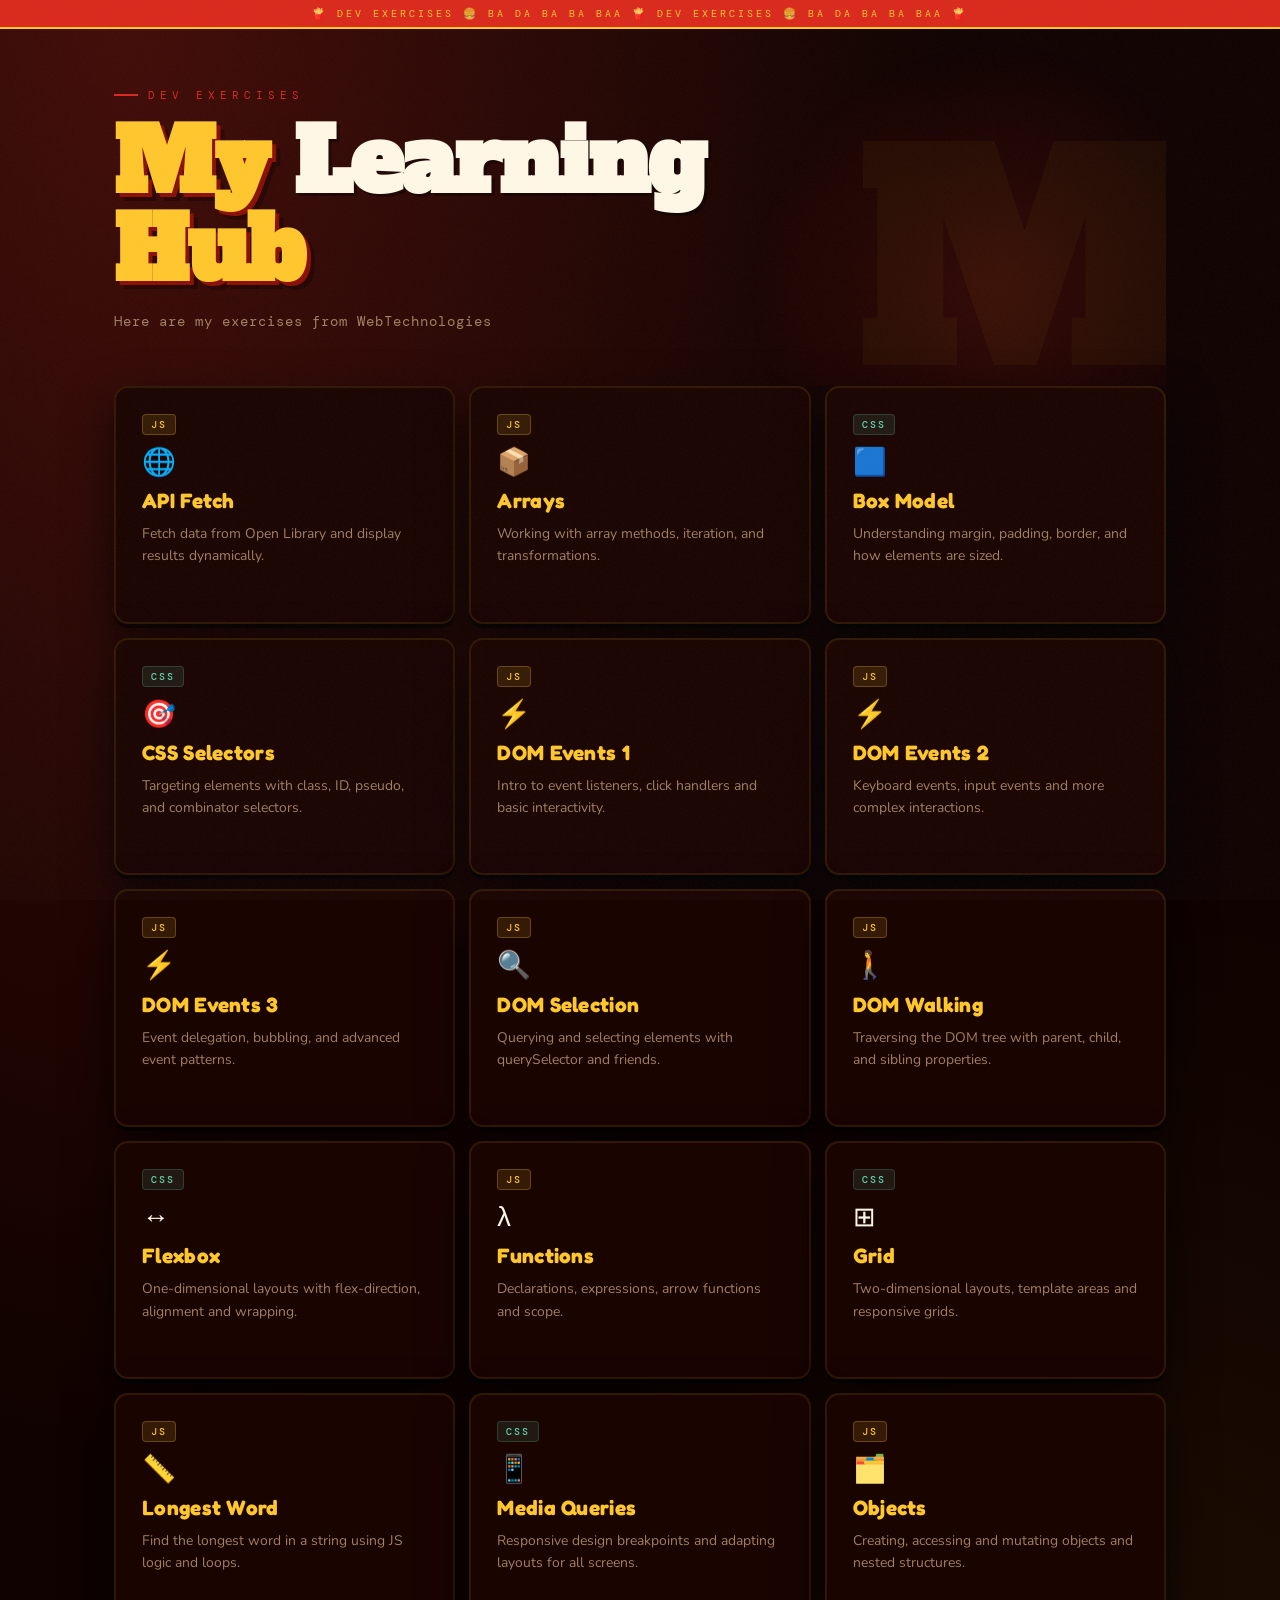
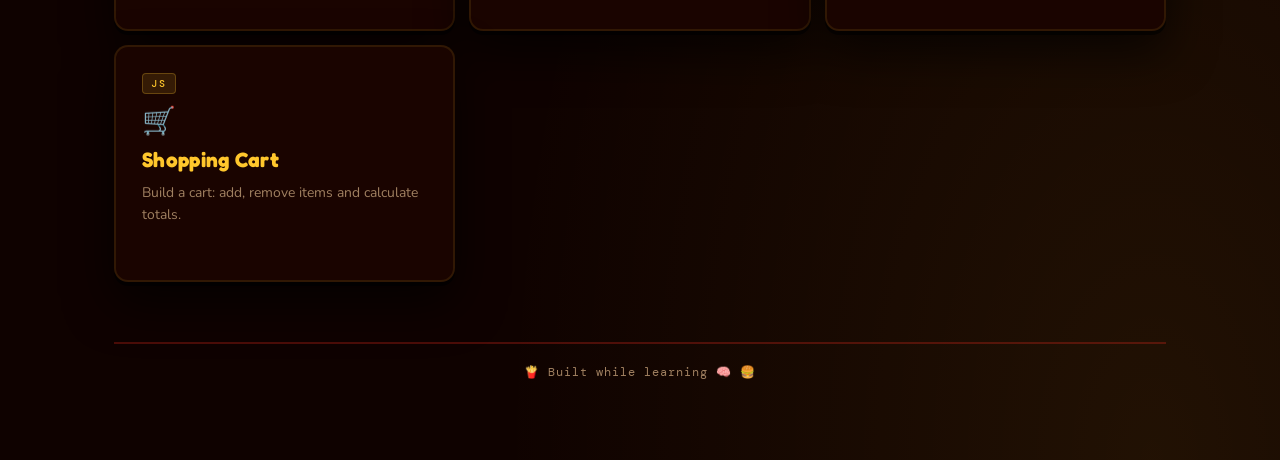
<file: index.html>
<!DOCTYPE html>
<html lang="en">
<head>
  <meta charset="UTF-8">
  <meta name="viewport" content="width=device-width, initial-scale=1.0">
  <title>My Exercises</title>
  <link href="style.css" rel="stylesheet" type="text/css">
  <link href="https://fonts.googleapis.com/css2?family=Syne:wght@700;800&family=DM+Mono:wght@400;500&family=DM+Sans:wght@400;500&display=swap" rel="stylesheet">
  <script src="main.js" defer></script>
</head>
<body>

  <div class="noise"></div>

  <header class="site-header">
    <div class="header-inner">
      <div class="header-label">DEV EXERCISES</div>
      <h1 class="site-title">My <em>Learning</em><br>Hub</h1>
      <p class="site-subtitle">Here are my exercises from WebTechnologies </p>
    </div>
    <div class="header-blob"></div>
  </header>

  <main class="exercises-grid">

    <a class="ex-card" href="exercises/api-fetch/index.html">
      <span class="ex-tag">JS</span>
      <span class="ex-icon">🌐</span>
      <h2>API Fetch</h2>
      <p>Fetch data from Open Library and display results dynamically.</p>
      <span class="ex-arrow">→</span>
    </a>

    <a class="ex-card" href="exercises/arrays/index.html">
      <span class="ex-tag">JS</span>
      <span class="ex-icon">📦</span>
      <h2>Arrays</h2>
      <p>Working with array methods, iteration, and transformations.</p>
      <span class="ex-arrow">→</span>
    </a>

    <a class="ex-card" href="exercises/boxmodel/index.html">
      <span class="ex-tag">CSS</span>
      <span class="ex-icon">🟦</span>
      <h2>Box Model</h2>
      <p>Understanding margin, padding, border, and how elements are sized.</p>
      <span class="ex-arrow">→</span>
    </a>

    <a class="ex-card" href="exercises/css-selectors/index.html">
      <span class="ex-tag">CSS</span>
      <span class="ex-icon">🎯</span>
      <h2>CSS Selectors</h2>
      <p>Targeting elements with class, ID, pseudo, and combinator selectors.</p>
      <span class="ex-arrow">→</span>
    </a>

    <a class="ex-card" href="exercises/dom-events-1/index.html">
      <span class="ex-tag">JS</span>
      <span class="ex-icon">⚡</span>
      <h2>DOM Events 1</h2>
      <p>Intro to event listeners, click handlers and basic interactivity.</p>
      <span class="ex-arrow">→</span>
    </a>

    <a class="ex-card" href="exercises/dom-events-2/index.html">
      <span class="ex-tag">JS</span>
      <span class="ex-icon">⚡</span>
      <h2>DOM Events 2</h2>
      <p>Keyboard events, input events and more complex interactions.</p>
      <span class="ex-arrow">→</span>
    </a>

    <a class="ex-card" href="exercises/dom-events-3/index.html">
      <span class="ex-tag">JS</span>
      <span class="ex-icon">⚡</span>
      <h2>DOM Events 3</h2>
      <p>Event delegation, bubbling, and advanced event patterns.</p>
      <span class="ex-arrow">→</span>
    </a>

    <a class="ex-card" href="exercises/dom-selection/index.html">
      <span class="ex-tag">JS</span>
      <span class="ex-icon">🔍</span>
      <h2>DOM Selection</h2>
      <p>Querying and selecting elements with querySelector and friends.</p>
      <span class="ex-arrow">→</span>
    </a>

    <a class="ex-card" href="exercises/dom-walking/index.html">
      <span class="ex-tag">JS</span>
      <span class="ex-icon">🚶</span>
      <h2>DOM Walking</h2>
      <p>Traversing the DOM tree with parent, child, and sibling properties.</p>
      <span class="ex-arrow">→</span>
    </a>

    <a class="ex-card" href="exercises/flexbox/index.html">
      <span class="ex-tag">CSS</span>
      <span class="ex-icon">↔️</span>
      <h2>Flexbox</h2>
      <p>One-dimensional layouts with flex-direction, alignment and wrapping.</p>
      <span class="ex-arrow">→</span>
    </a>

    <a class="ex-card" href="exercises/functions/index.html">
      <span class="ex-tag">JS</span>
      <span class="ex-icon">λ</span>
      <h2>Functions</h2>
      <p>Declarations, expressions, arrow functions and scope.</p>
      <span class="ex-arrow">→</span>
    </a>

    <a class="ex-card" href="exercises/grid/index.html">
      <span class="ex-tag">CSS</span>
      <span class="ex-icon">⊞</span>
      <h2>Grid</h2>
      <p>Two-dimensional layouts, template areas and responsive grids.</p>
      <span class="ex-arrow">→</span>
    </a>

    <a class="ex-card" href="exercises/longest-word/index.html">
      <span class="ex-tag">JS</span>
      <span class="ex-icon">📏</span>
      <h2>Longest Word</h2>
      <p>Find the longest word in a string using JS logic and loops.</p>
      <span class="ex-arrow">→</span>
    </a>

    <a class="ex-card" href="exercises/media-queries/index.html">
      <span class="ex-tag">CSS</span>
      <span class="ex-icon">📱</span>
      <h2>Media Queries</h2>
      <p>Responsive design breakpoints and adapting layouts for all screens.</p>
      <span class="ex-arrow">→</span>
    </a>

    <a class="ex-card" href="exercises/objects/index.html">
      <span class="ex-tag">JS</span>
      <span class="ex-icon">🗂️</span>
      <h2>Objects</h2>
      <p>Creating, accessing and mutating objects and nested structures.</p>
      <span class="ex-arrow">→</span>
    </a>

    <a class="ex-card" href="exercises/shopping-cart/index.html">
      <span class="ex-tag">JS</span>
      <span class="ex-icon">🛒</span>
      <h2>Shopping Cart</h2>
      <p>Build a cart: add, remove items and calculate totals.</p>
      <span class="ex-arrow">→</span>
    </a>

  </main>

  <footer class="site-footer">
    <span>Built while learning 🧠</span>
  </footer>

</body>
</html>
</file>
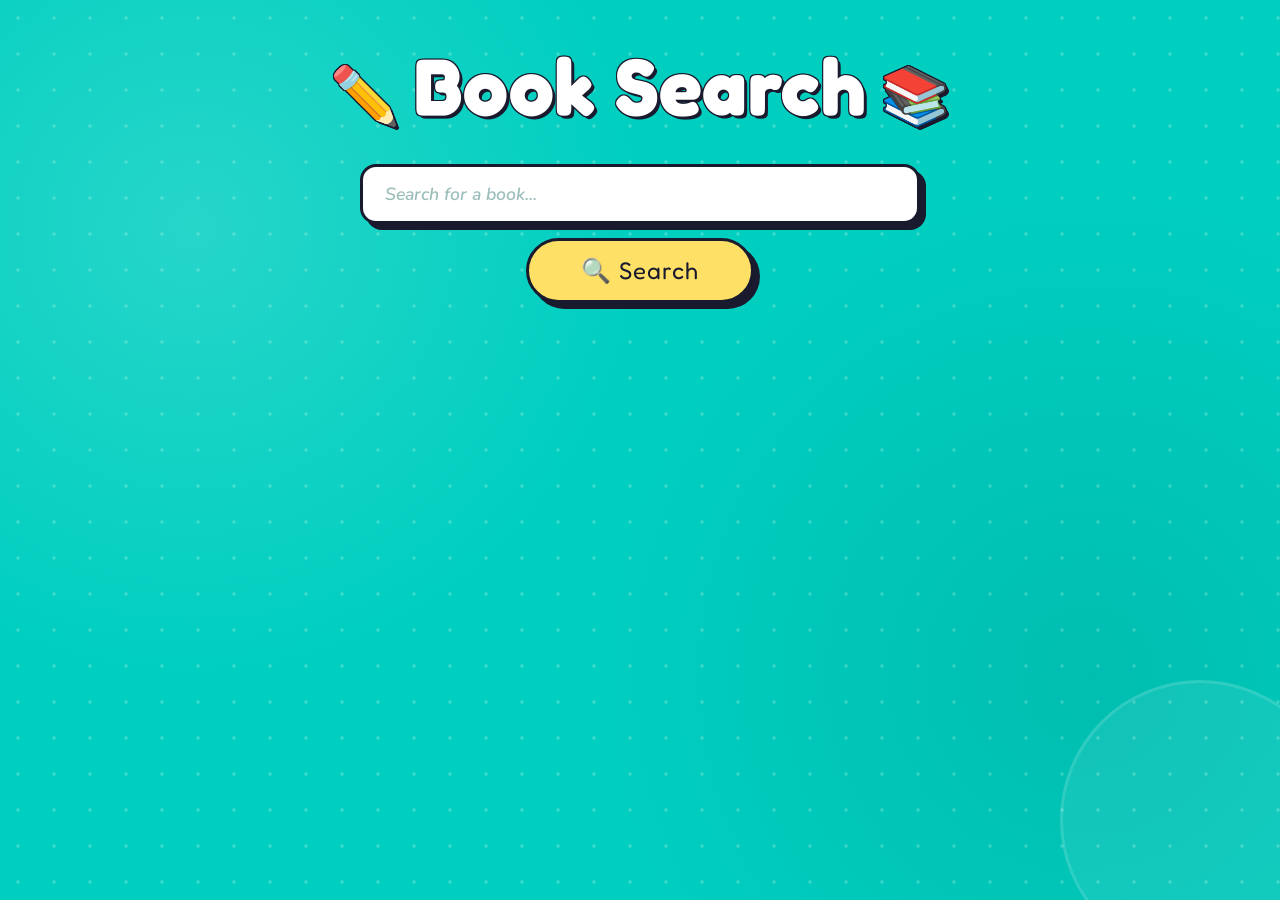
<file: exercises/api-fetch/index.html>
<!DOCTYPE html>
<html lang="en">

<head>
  <meta charset="UTF-8" />
  <title>Exercise — Fetch API</title>
  <script src="script.js" defer></script>
  <link rel="stylesheet" href="style.css" />
</head>

<body>

  <h1>Book Search</h1>

  <input type="text" id="search-input" placeholder="Search for a book..." />
  <button id="search-btn">Search</button>

  <ul id="results"></ul>

</body>

</html>
</file>
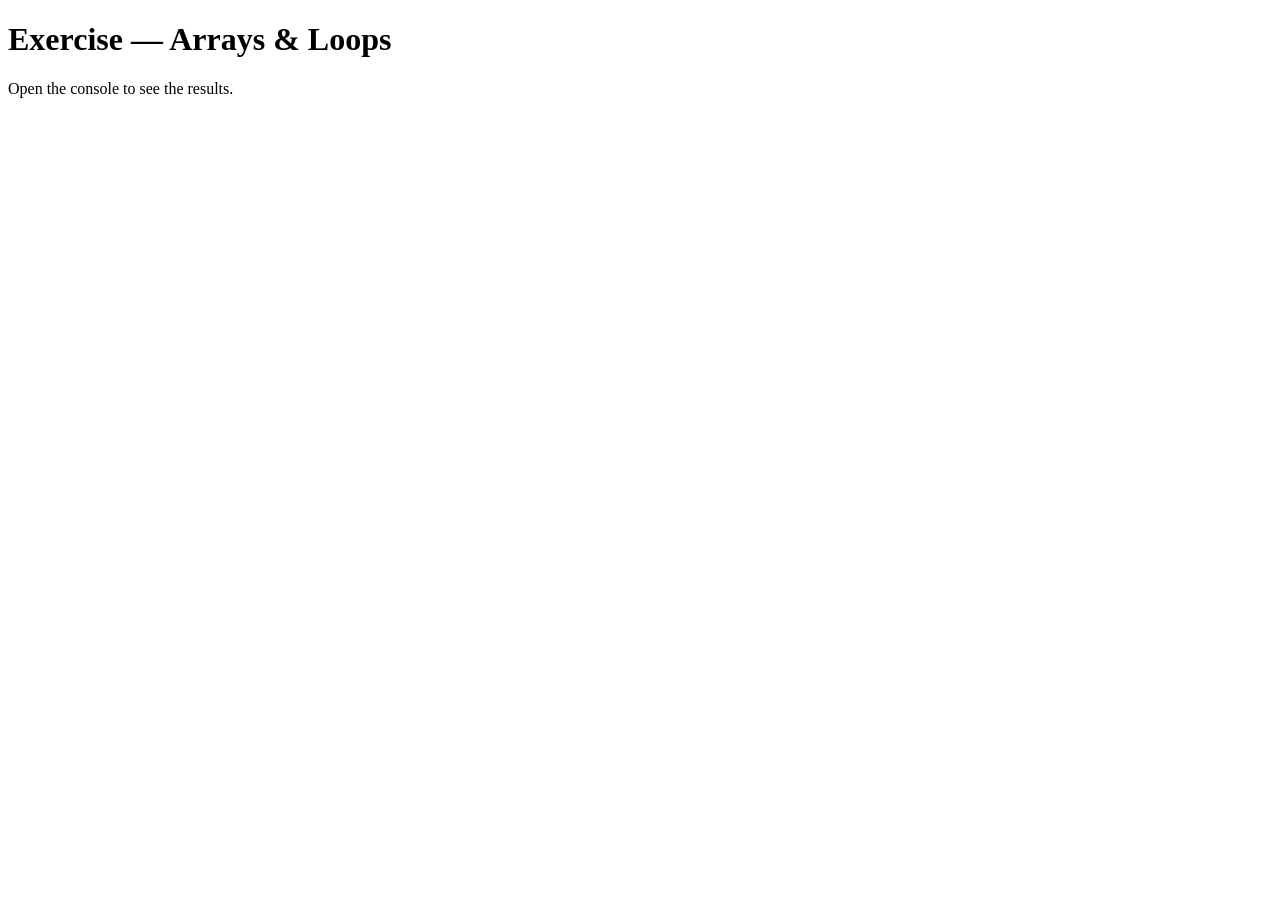
<file: exercises/arrays/index.html>
<!DOCTYPE html>
<html lang="en">

<head>
  <meta charset="UTF-8" />
  <title>Exercise — Arrays & Loops</title>
  <script src="script.js" defer></script>
</head>

<body>

  <h1>Exercise — Arrays & Loops</h1>
  <p>Open the console to see the results.</p>

</body>

</html>
</file>
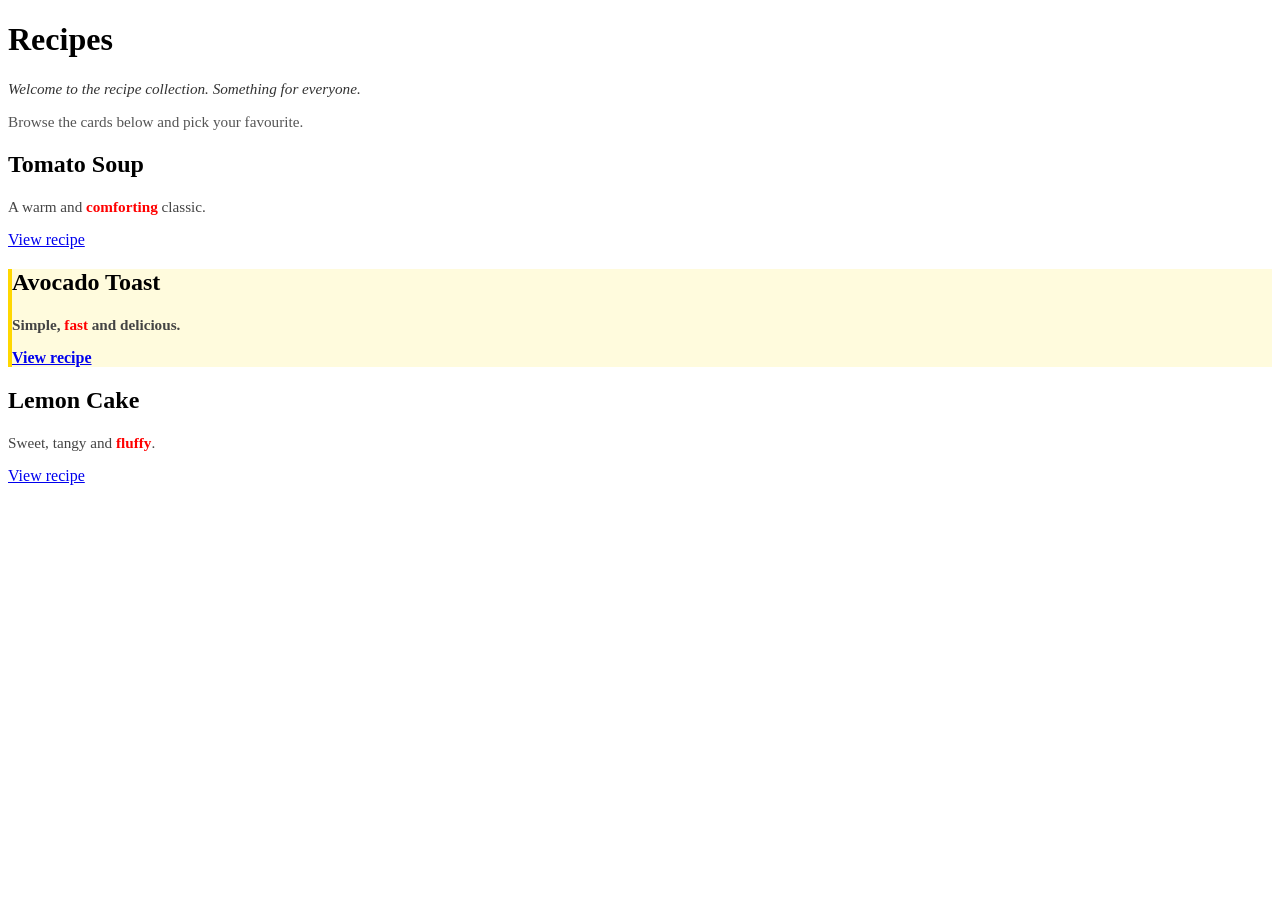
<file: exercises/css-selectors/index.html>
<!DOCTYPE html>
<html lang="en">

<head>
  <meta charset="UTF-8" />
  <title>Exercise — CSS Selectors</title>
  <link rel="stylesheet" href="style.css" />
</head>

<body>

  <h1>Recipes</h1>

  <p id="intro">Welcome to the recipe collection. Something for everyone.</p>

  <p>Browse the cards below and pick your favourite.</p>

  <div class="card">
    <h2>Tomato Soup</h2>
    <p>A warm and <strong>comforting</strong> classic.</p>
    <a href="#">View recipe</a>
  </div>

  <div class="card highlight">
    <h2>Avocado Toast</h2>
    <p>Simple, <strong>fast</strong> and delicious.</p>
    <a href="#">View recipe</a>
  </div>

  <div class="card">
    <h2>Lemon Cake</h2>
    <p>Sweet, tangy and <strong>fluffy</strong>.</p>
    <a href="#">View recipe</a>
  </div>

</body>

</html>
</file>
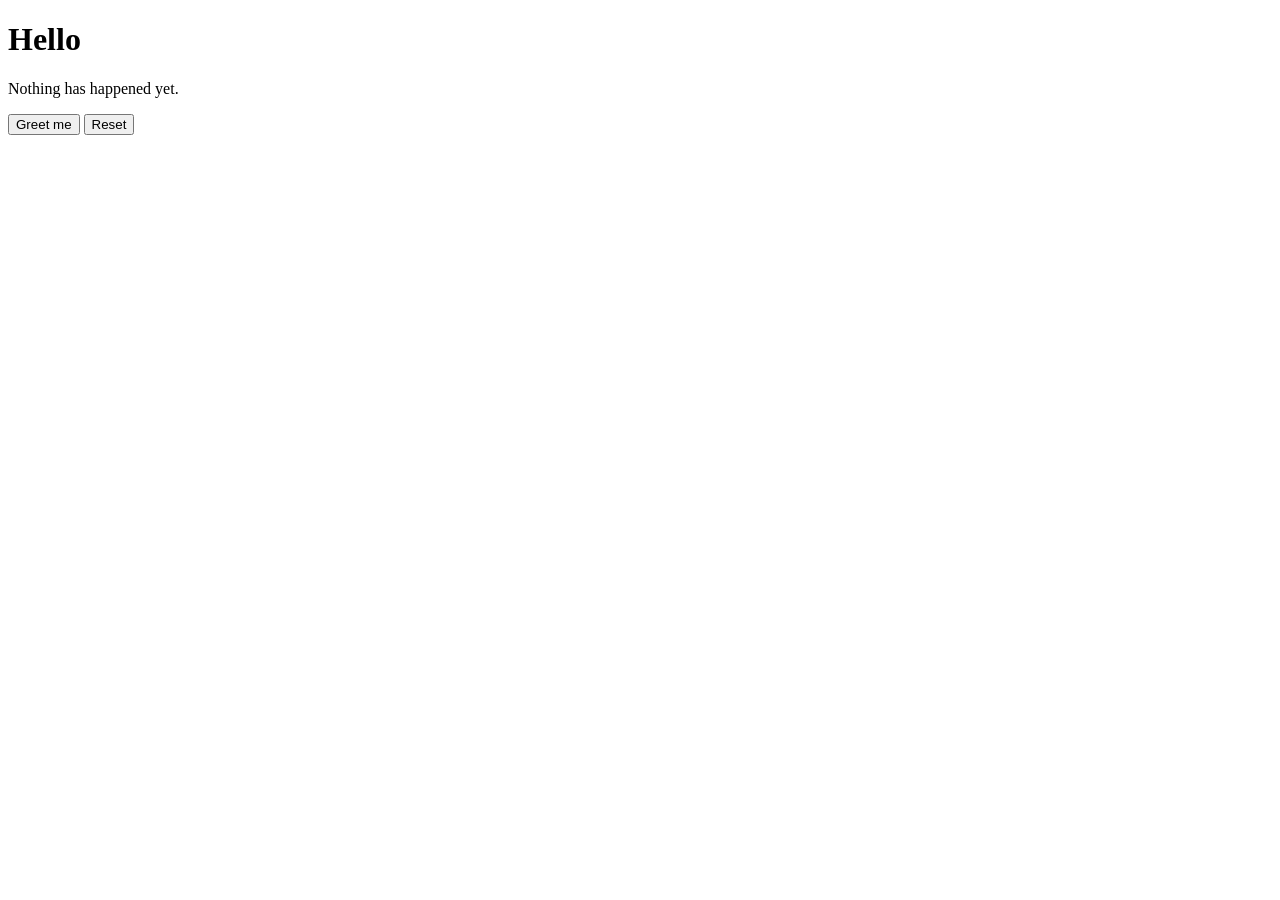
<file: exercises/dom-events-1/index.html>
<!DOCTYPE html>
<html lang="en">

<head>
  <meta charset="UTF-8" />
  <title>Exercise — DOM Events 1</title>
  <script src="script.js" defer></script>
</head>

<body>

  <h1 data-el="title">Hello</h1>
  <p data-el="subtitle">Nothing has happened yet.</p>
  <button data-action="greet">Greet me</button>
  <button data-action="reset">Reset</button>

</body>

</html>
</file>
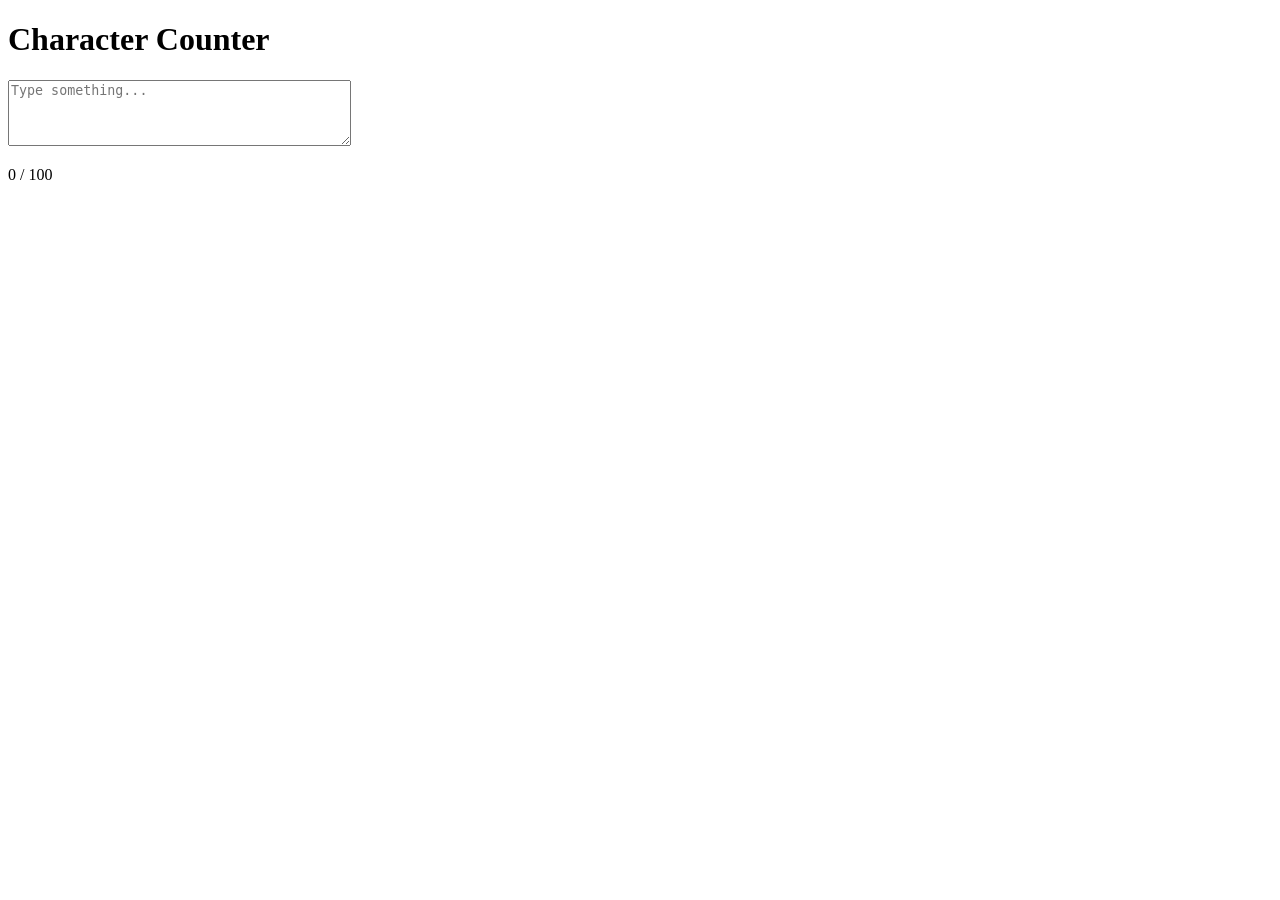
<file: exercises/dom-events-2/index.html>
<!DOCTYPE html>
<html lang="en">

<head>
  <meta charset="UTF-8" />
  <title>Exercise — DOM Events 2</title>
  <script src="script.js" defer></script>
</head>

<body>

  <h1>Character Counter</h1>
  <textarea data-el="input" rows="4" cols="40" maxlength="100" placeholder="Type something..."></textarea>
  <p data-el="counter">0 / 100</p>

</body>

</html>
</file>
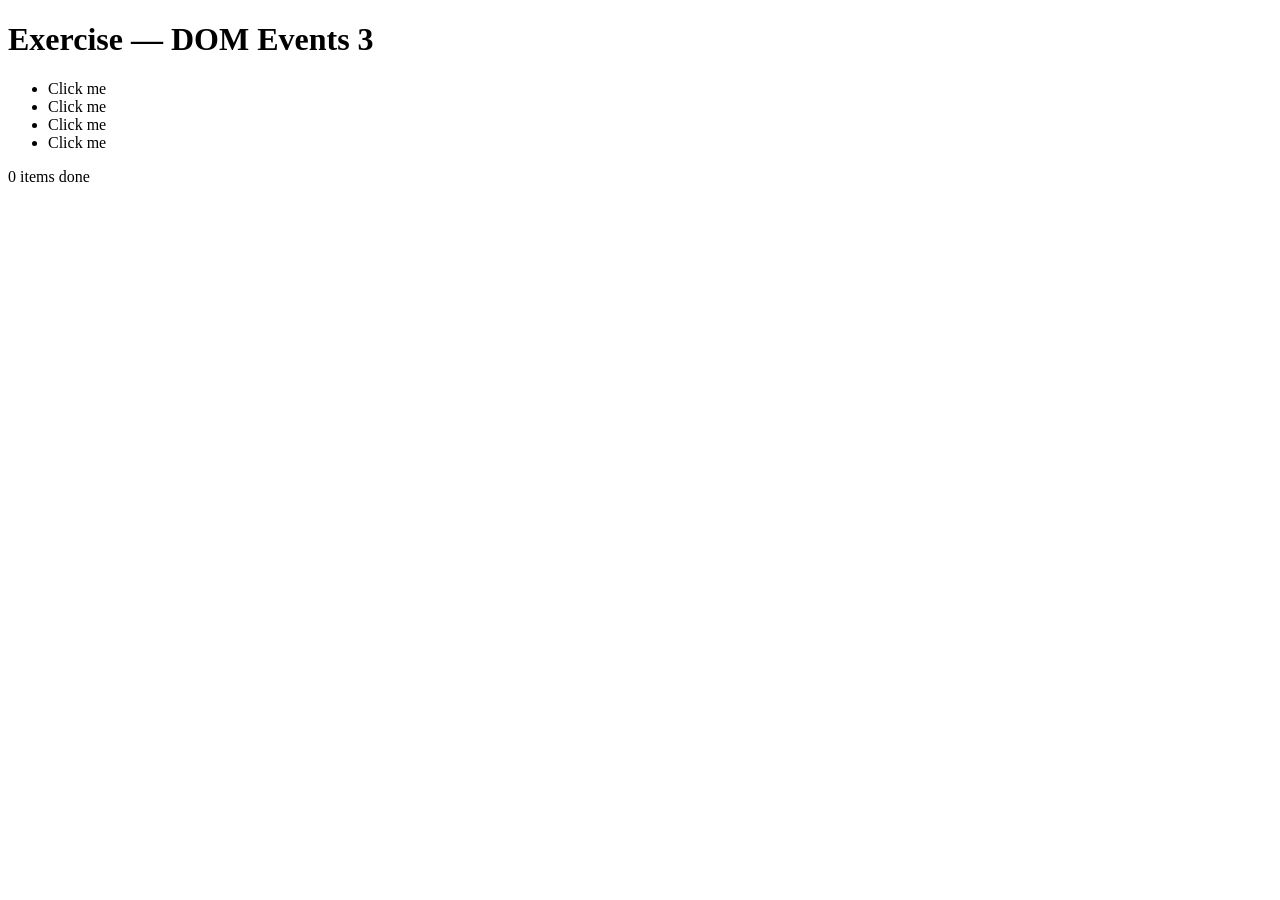
<file: exercises/dom-events-3/index.html>
<!DOCTYPE html>
<html lang="en">

<head>
  <meta charset="UTF-8" />
  <title>Exercise — DOM Events 3</title>
  <script src="script.js" defer></script>
</head>

<body>

  <h1>Exercise — DOM Events 3</h1>

  <ul data-el="list">
    <li data-el="item">Click me</li>
    <li data-el="item">Click me</li>
    <li data-el="item">Click me</li>
    <li data-el="item">Click me</li>
  </ul>

  <p data-el="status">0 items done</p>

</body>

</html>
</file>
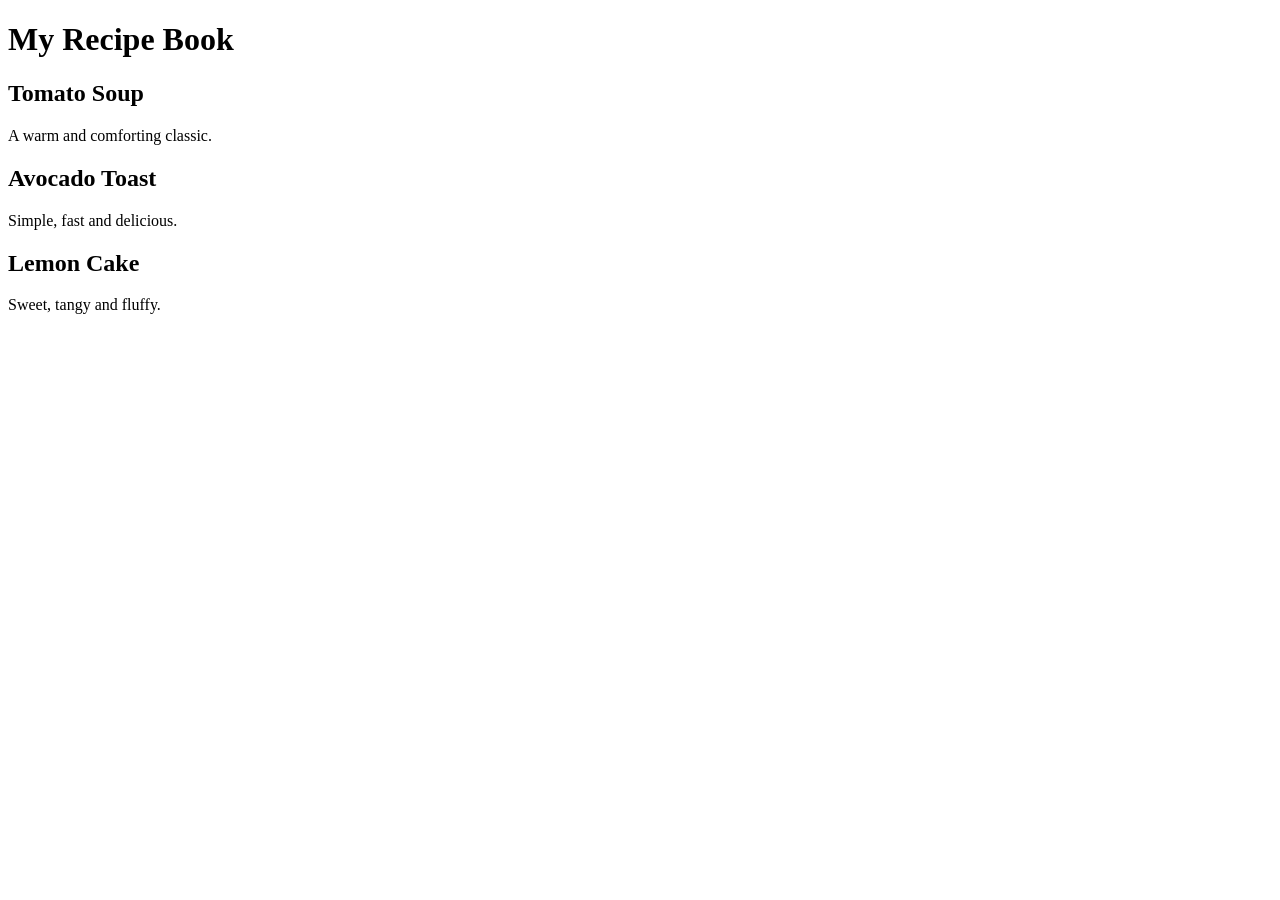
<file: exercises/dom-selection/index.html>
<!DOCTYPE html>
<html lang="en">

<head>
  <meta charset="UTF-8" />
  <title>Exercise — DOM Selection</title>
  <script src="script.js" defer></script>
</head>

<body>

  <h1 id="page-title">My Recipe Book</h1>

  <div class="recipe" data-category="soup">
    <h2 class="recipe-title">Tomato Soup</h2>
    <p class="description">A warm and comforting classic.</p>
  </div>

  <div class="recipe" data-category="breakfast">
    <h2 class="recipe-title">Avocado Toast</h2>
    <p class="description">Simple, fast and delicious.</p>
  </div>

  <div class="recipe" data-category="dessert">
    <h2 class="recipe-title">Lemon Cake</h2>
    <p class="description">Sweet, tangy and fluffy.</p>
  </div>

</body>

</html>
</file>
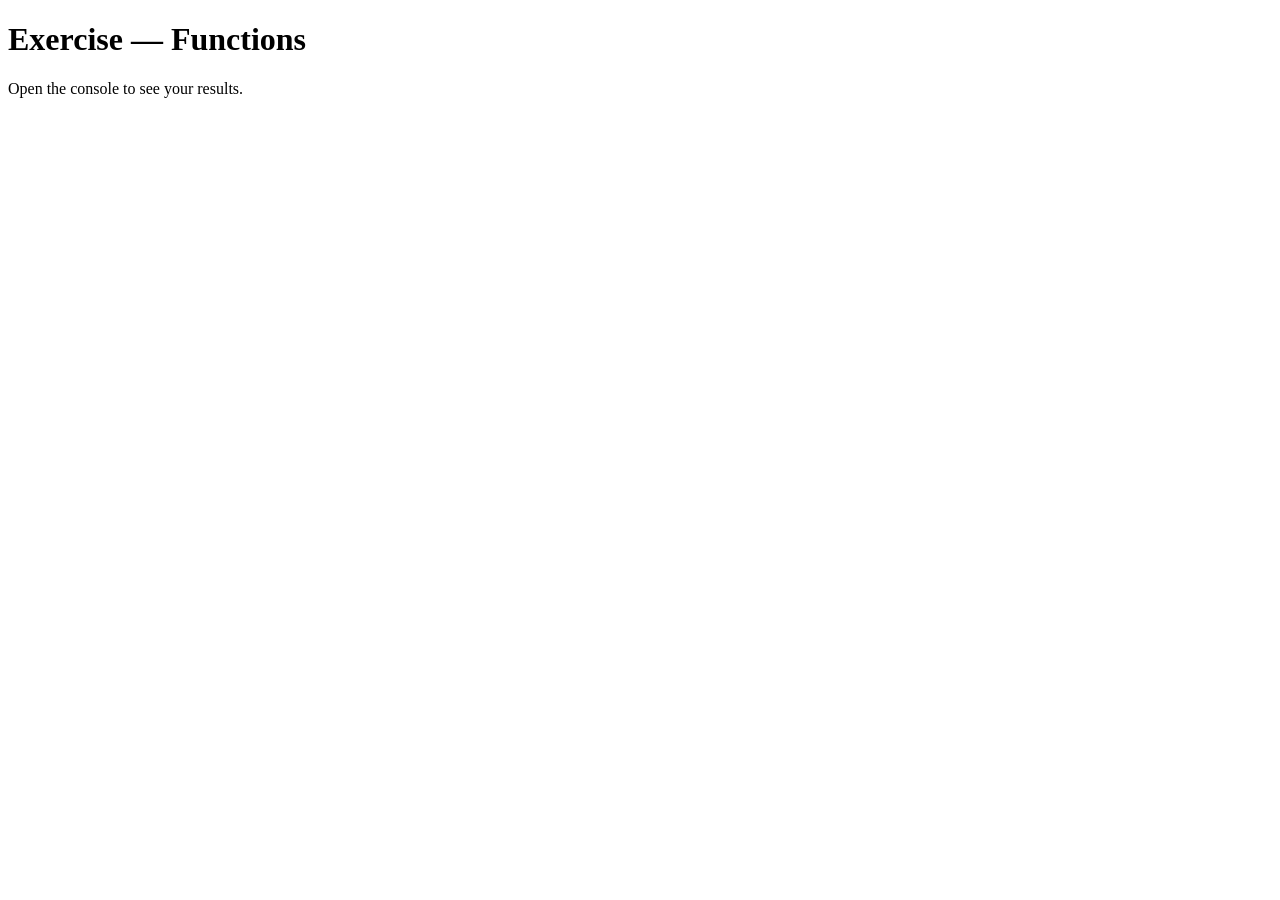
<file: exercises/functions/index.html>
<!DOCTYPE html>
<html lang="en">

<head>
  <meta charset="UTF-8" />
  <title>Exercise — Functions</title>
  <script src="script.js" defer></script>
</head>

<body>

  <h1>Exercise — Functions</h1>
  <p>Open the console to see your results.</p>

</body>

</html>
</file>
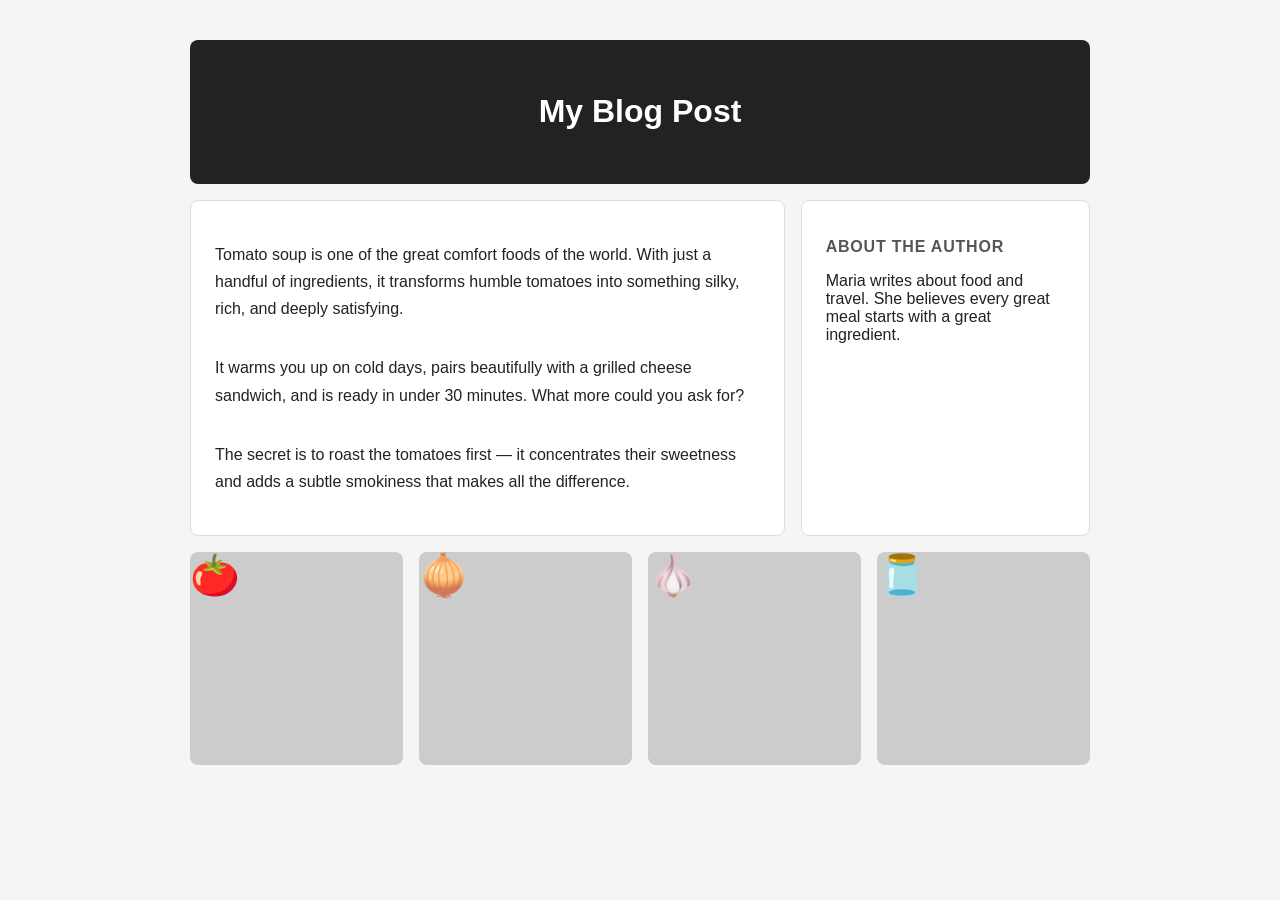
<file: exercises/grid/index.html>
<!DOCTYPE html>
<html lang="en">
  <head>
    <meta charset="UTF-8" />
    <title>Exercise 2 — Grid</title>
    <link rel="stylesheet" href="style.css" />
  </head>
  <body>

    <div class="page">

      <header>
        <h1>My Blog Post</h1>
      </header>

      <article>
        <p>
          Tomato soup is one of the great comfort foods of the world. With just a handful
          of ingredients, it transforms humble tomatoes into something silky, rich, and deeply
          satisfying.
        </p>
        <p>
          It warms you up on cold days, pairs beautifully with a grilled cheese sandwich,
          and is ready in under 30 minutes. What more could you ask for?
        </p>
        <p>
          The secret is to roast the tomatoes first — it concentrates their sweetness and
          adds a subtle smokiness that makes all the difference.
        </p>
      </article>

      <aside>
        <h2>About the author</h2>
        <p>Maria writes about food and travel. She believes every great meal starts with a great ingredient.</p>
      </aside>

      <div class="photo-grid">
        <div class="photo">🍅</div>
        <div class="photo">🧅</div>
        <div class="photo">🧄</div>
        <div class="photo">🫙</div>
      </div>

    </div>

  </body>
</html>
</file>
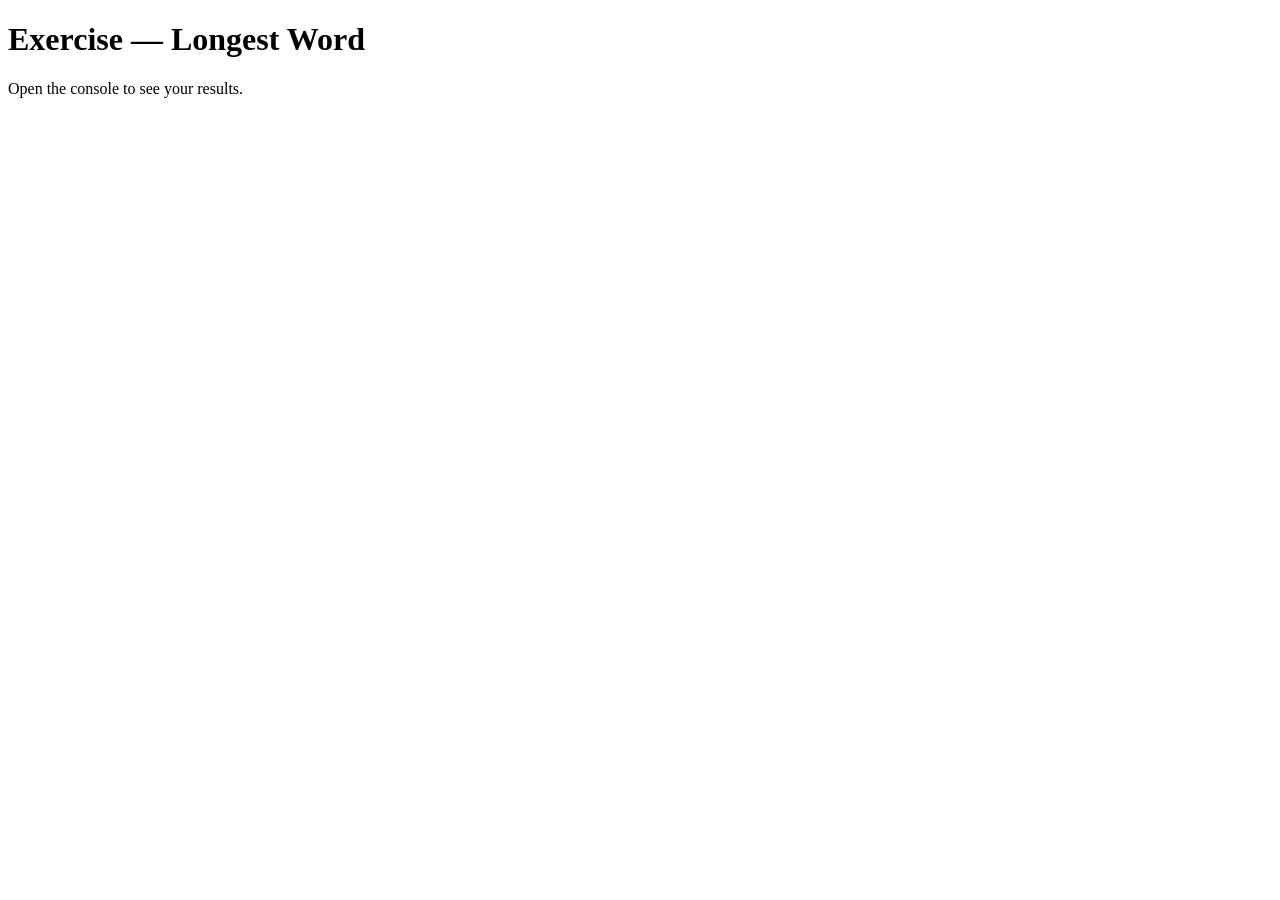
<file: exercises/longest-word/index.html>
<!DOCTYPE html>
<html lang="en">

<head>
  <meta charset="UTF-8" />
  <title>Exercise — Longest Word</title>
  <script src="script.js" defer></script>
</head>

<body>

  <h1>Exercise — Longest Word</h1>
  <p>Open the console to see your results.</p>

</body>

</html>
</file>
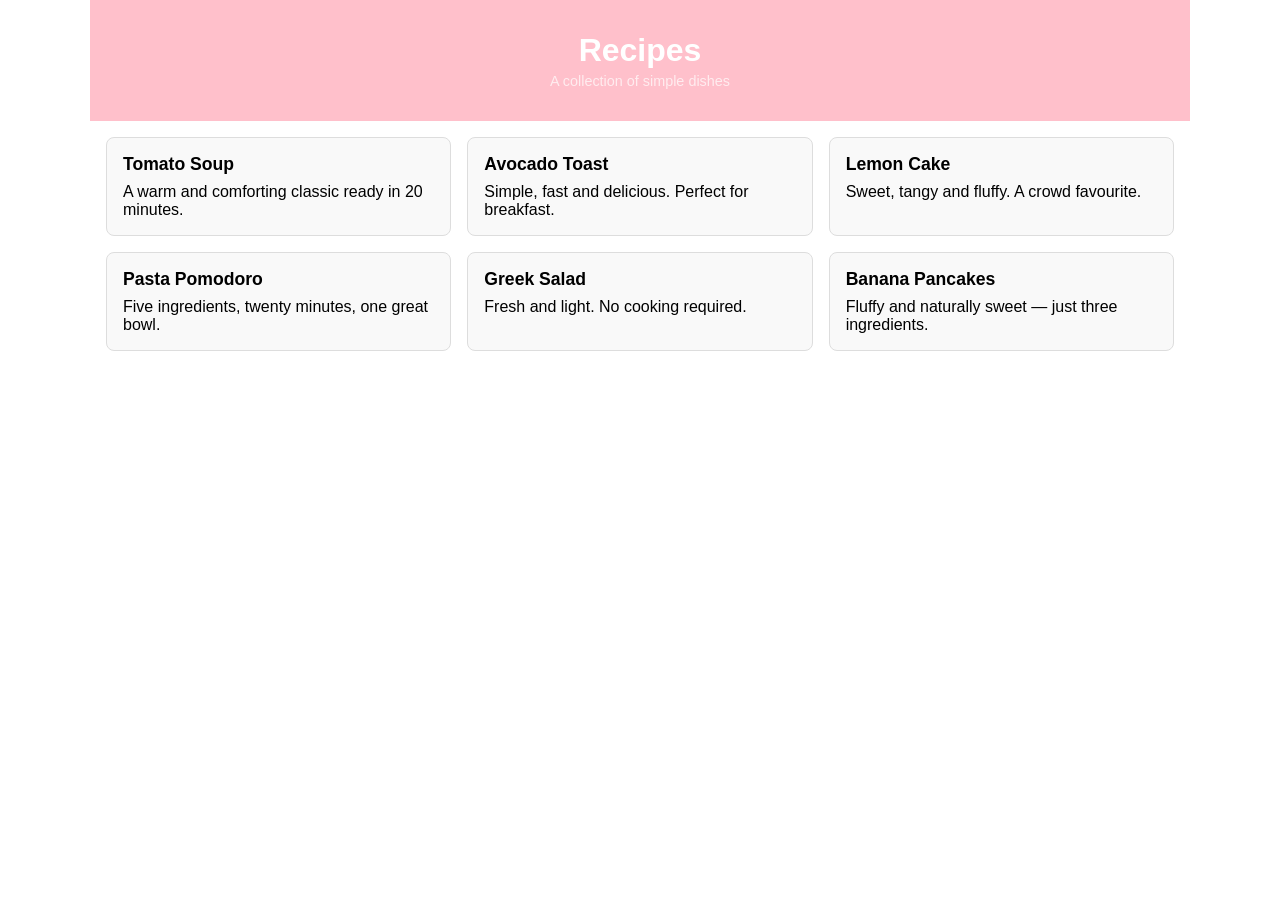
<file: exercises/media-queries/index.html>
<!DOCTYPE html>
<html lang="en">

<head>
  <meta charset="UTF-8" />
  <meta name="viewport" content="width=device-width, initial-scale=1.0" />
  <title>Exercise — Media Queries</title>
  <link rel="stylesheet" href="style.css" />
</head>

<body>

  <header>
    <h1>Recipes</h1>
    <p>A collection of simple dishes</p>
  </header>

  <main>

    <div class="card">
      <h2>Tomato Soup</h2>
      <p>A warm and comforting classic ready in 20 minutes.</p>
    </div>

    <div class="card">
      <h2>Avocado Toast</h2>
      <p>Simple, fast and delicious. Perfect for breakfast.</p>
    </div>

    <div class="card">
      <h2>Lemon Cake</h2>
      <p>Sweet, tangy and fluffy. A crowd favourite.</p>
    </div>

    <div class="card">
      <h2>Pasta Pomodoro</h2>
      <p>Five ingredients, twenty minutes, one great bowl.</p>
    </div>

    <div class="card">
      <h2>Greek Salad</h2>
      <p>Fresh and light. No cooking required.</p>
    </div>

    <div class="card">
      <h2>Banana Pancakes</h2>
      <p>Fluffy and naturally sweet — just three ingredients.</p>
    </div>

  </main>

</body>

</html>
</file>
<file: style.css>
/* ============================================================
   LEARNING HUB — Dark McD Edition
   Red & gold, chunky type, retro fast-food energy
   ============================================================ */

@import url("https://fonts.googleapis.com/css2?family=Alfa+Slab+One&family=Fredoka+One&family=DM+Mono:wght@400;500&family=Nunito:wght@400;700;900&display=swap");

/* ── Variables ─────────────────────────────────────────── */
:root {
  --bg: #0f0200;
  --surface: #1a0400;
  --surface-2: #260600;
  --border: rgba(255, 199, 44, 0.1);
  --border-hover: rgba(255, 199, 44, 0.4);
  --text: #fff8e7;
  --muted: #a08060;
  --golden: #ffc72c;
  --golden-light: #ffe07a;
  --golden-dim: rgba(255, 199, 44, 0.12);
  --red: #da291c;
  --red-dark: #8b0f05;
  --brown: #3d1c02;
  --tag-js: #ffc72c;
  --tag-css: #60d4b0;
  --radius: 14px;
  --shadow: 0 4px 0 rgba(0, 0, 0, 0.6), 0 20px 48px rgba(0, 0, 0, 0.7);
  --shadow-hard: 3px 3px 0 var(--brown);
}

/* ── Reset ─────────────────────────────────────────────── */
*,
*::before,
*::after {
  box-sizing: border-box;
  margin: 0;
  padding: 0;
}

/* ── Noise overlay ─────────────────────────────────────── */
.noise {
  pointer-events: none;
  position: fixed;
  inset: 0;
  z-index: 100;
  opacity: 0.045;
  background-image: url("data:image/svg+xml,%3Csvg viewBox='0 0 256 256' xmlns='http://www.w3.org/2000/svg'%3E%3Cfilter id='noise'%3E%3CfeTurbulence type='fractalNoise' baseFrequency='0.9' numOctaves='4' stitchTiles='stitch'/%3E%3C/filter%3E%3Crect width='100%25' height='100%25' filter='url(%23noise)'/%3E%3C/svg%3E");
  background-size: 180px 180px;
}

/* ── Body ──────────────────────────────────────────────── */
body {
  background: var(--bg);
  background-image:
    radial-gradient(
      ellipse at 10% 0%,
      rgba(218, 41, 28, 0.25) 0%,
      transparent 50%
    ),
    radial-gradient(
      ellipse at 90% 100%,
      rgba(255, 199, 44, 0.08) 0%,
      transparent 40%
    );
  color: var(--text);
  font-family: "Nunito", sans-serif;
  min-height: 100vh;
  padding: 0 24px 80px;
  max-width: 1100px;
  margin: 0 auto;
}

/* ── Top ticker strip ──────────────────────────────────── */
body > .noise + .site-header::before,
.site-header::before {
  content: "🍟 DEV EXERCISES 🍔 BA DA BA BA BAA 🍟 DEV EXERCISES 🍔 BA DA BA BA BAA 🍟";
  display: block;
  position: fixed;
  top: 0;
  left: 0;
  right: 0;
  z-index: 99;
  background: var(--red);
  color: var(--golden);
  font-family: "DM Mono", monospace;
  font-size: 0.65rem;
  letter-spacing: 3px;
  text-align: center;
  padding: 7px 0;
  border-bottom: 2px solid var(--golden);
  overflow: hidden;
  white-space: nowrap;
}

/* ── Header ────────────────────────────────────────────── */
.site-header {
  position: relative;
  padding: 88px 0 56px; /* extra top for the ticker */
  overflow: hidden;
}

.header-blob {
  position: absolute;
  top: 40px;
  right: -80px;
  width: 500px;
  height: 500px;
  border-radius: 50%;
  background: radial-gradient(
    circle,
    rgba(218, 41, 28, 0.18) 0%,
    transparent 70%
  );
  pointer-events: none;
}

/* Arches decoration behind the title */
.header-blob::after {
  content: "M";
  position: absolute;
  top: 80px;
  right: 60px;
  font-family: "Alfa Slab One", serif;
  font-size: 18rem;
  color: rgba(255, 199, 44, 0.04);
  line-height: 1;
  pointer-events: none;
  user-select: none;
}

.header-label {
  font-family: "DM Mono", monospace;
  font-size: 0.7rem;
  letter-spacing: 5px;
  color: var(--red);
  text-transform: uppercase;
  margin-bottom: 16px;
  display: flex;
  align-items: center;
  gap: 10px;
}

.header-label::before {
  content: "";
  display: inline-block;
  width: 24px;
  height: 2px;
  background: var(--red);
}

.site-title {
  font-family: "Alfa Slab One", serif;
  font-size: clamp(2.8rem, 7vw, 5.5rem);
  line-height: 1;
  letter-spacing: -1px;
  color: var(--golden);
  text-shadow:
    4px 4px 0 var(--red-dark),
    8px 8px 0 rgba(0, 0, 0, 0.3);
  animation: popIn 0.5s cubic-bezier(0.34, 1.56, 0.64, 1) both;
}

.site-title em {
  font-style: normal;
  color: var(--text);
  text-shadow: 3px 3px 0 rgba(0, 0, 0, 0.4);
}

.site-subtitle {
  margin-top: 18px;
  font-size: 0.9rem;
  color: var(--muted);
  font-family: "DM Mono", monospace;
  letter-spacing: 1px;
}

/* ── Grid ──────────────────────────────────────────────── */
.exercises-grid {
  display: grid;
  grid-template-columns: repeat(auto-fill, minmax(280px, 1fr));
  gap: 14px;
  animation: gridIn 0.4s ease both;
}

/* ── Card ──────────────────────────────────────────────── */
.ex-card {
  position: relative;
  display: flex;
  flex-direction: column;
  gap: 10px;
  padding: 26px 26px 22px;
  background: var(--surface);
  border: 2px solid var(--border);
  border-radius: var(--radius);
  text-decoration: none;
  color: var(--text);
  box-shadow: var(--shadow);
  transition:
    transform 0.15s ease,
    border-color 0.15s ease,
    box-shadow 0.15s ease;
  overflow: hidden;
  animation: cardIn 0.4s ease both;
}

/* Red left accent bar */
.ex-card::before {
  content: "";
  position: absolute;
  left: 0;
  top: 0;
  bottom: 0;
  width: 3px;
  background: var(--red);
  opacity: 0;
  transition: opacity 0.2s;
  border-radius: 2px 0 0 2px;
}

.ex-card:hover {
  transform: translateY(-3px);
  border-color: var(--border-hover);
  box-shadow:
    0 6px 0 rgba(218, 41, 28, 0.3),
    0 24px 48px rgba(0, 0, 0, 0.7);
}

.ex-card:hover::before {
  opacity: 1;
}

/* stagger cards */
.ex-card:nth-child(1) {
  animation-delay: 0.03s;
}
.ex-card:nth-child(2) {
  animation-delay: 0.06s;
}
.ex-card:nth-child(3) {
  animation-delay: 0.09s;
}
.ex-card:nth-child(4) {
  animation-delay: 0.12s;
}
.ex-card:nth-child(5) {
  animation-delay: 0.15s;
}
.ex-card:nth-child(6) {
  animation-delay: 0.18s;
}
.ex-card:nth-child(7) {
  animation-delay: 0.21s;
}
.ex-card:nth-child(8) {
  animation-delay: 0.24s;
}
.ex-card:nth-child(9) {
  animation-delay: 0.27s;
}
.ex-card:nth-child(10) {
  animation-delay: 0.3s;
}
.ex-card:nth-child(11) {
  animation-delay: 0.33s;
}
.ex-card:nth-child(12) {
  animation-delay: 0.36s;
}
.ex-card:nth-child(13) {
  animation-delay: 0.39s;
}
.ex-card:nth-child(14) {
  animation-delay: 0.42s;
}
.ex-card:nth-child(15) {
  animation-delay: 0.45s;
}
.ex-card:nth-child(16) {
  animation-delay: 0.48s;
}

/* ── Tag ───────────────────────────────────────────────── */
.ex-tag {
  font-family: "DM Mono", monospace;
  font-size: 0.62rem;
  font-weight: 500;
  letter-spacing: 2px;
  text-transform: uppercase;
  padding: 3px 8px;
  border-radius: 4px;
  align-self: flex-start;
  background: rgba(255, 199, 44, 0.12);
  color: var(--tag-js);
  border: 1px solid rgba(255, 199, 44, 0.25);
}

/* CSS tag color — applied by nth-child (boxmodel, css-selectors, flexbox, grid, media-queries) */
.ex-card:nth-child(3) .ex-tag,
.ex-card:nth-child(4) .ex-tag,
.ex-card:nth-child(10) .ex-tag,
.ex-card:nth-child(12) .ex-tag,
.ex-card:nth-child(14) .ex-tag {
  background: rgba(96, 212, 176, 0.1);
  color: var(--tag-css);
  border-color: rgba(96, 212, 176, 0.2);
}

/* ── Icon ──────────────────────────────────────────────── */
.ex-icon {
  font-size: 1.7rem;
  line-height: 1;
  margin: 4px 0 2px;
}

/* ── Title ─────────────────────────────────────────────── */
.ex-card h2 {
  font-family: "Fredoka One", cursive;
  font-size: 1.3rem;
  letter-spacing: 0.3px;
  color: var(--golden);
  margin: 0;
}

/* ── Description ───────────────────────────────────────── */
.ex-card p {
  font-size: 0.87rem;
  color: var(--muted);
  line-height: 1.6;
  flex: 1;
}

/* ── Arrow ─────────────────────────────────────────────── */
.ex-arrow {
  font-size: 1rem;
  color: var(--red);
  opacity: 0;
  transform: translateX(-6px);
  transition:
    opacity 0.2s,
    transform 0.2s;
  align-self: flex-end;
  font-weight: 900;
}

.ex-card:hover .ex-arrow {
  opacity: 1;
  transform: translateX(0);
}

/* ── Last Visited ──────────────────────────────────────── */
.ex-card.last-visited {
  border-color: rgba(255, 199, 44, 0.45);
  background: #1c0e00;
}

.ex-card.last-visited::before {
  background: var(--golden);
  opacity: 1;
}

.last-visited-badge {
  font-family: "DM Mono", monospace;
  font-size: 0.6rem;
  letter-spacing: 2px;
  text-transform: uppercase;
  padding: 3px 8px;
  border-radius: 4px;
  background: rgba(255, 199, 44, 0.14);
  color: var(--golden);
  border: 1px solid rgba(255, 199, 44, 0.3);
  align-self: flex-start;
}

/* ── Footer ────────────────────────────────────────────── */
.site-footer {
  margin-top: 60px;
  padding-top: 20px;
  border-top: 2px solid rgba(218, 41, 28, 0.3);
  text-align: center;
  font-family: "DM Mono", monospace;
  font-size: 0.75rem;
  color: var(--muted);
  letter-spacing: 1px;
}

.site-footer::before {
  content: "🍟 ";
}
.site-footer::after {
  content: " 🍔";
}

/* ── Animations ────────────────────────────────────────── */
@keyframes popIn {
  from {
    transform: scale(0.7);
    opacity: 0;
  }
  to {
    transform: scale(1);
    opacity: 1;
  }
}

@keyframes cardIn {
  from {
    opacity: 0;
    transform: translateY(18px);
  }
  to {
    opacity: 1;
    transform: translateY(0);
  }
}

@keyframes gridIn {
  from {
    opacity: 0;
  }
  to {
    opacity: 1;
  }
}

/* ── Responsive ────────────────────────────────────────── */
@media (max-width: 600px) {
  body {
    padding: 0 16px 60px;
  }
  .site-header {
    padding: 80px 0 36px;
  }
  .exercises-grid {
    grid-template-columns: 1fr;
  }
}
</file>
<file: exercises/api-fetch/style.css>
/* ============================================================
   BOOK SEARCH — Gartic Phone Style
   Bright teal, chunky outlines, wobbly playful energy
   ============================================================ */

@import url("https://fonts.googleapis.com/css2?family=Fredoka+One&family=Nunito:wght@400;700;800;900&display=swap");

/* ── Variables ─────────────────────────────────────────── */
:root {
  --teal: #00bfad;
  --teal-dark: #009e8e;
  --teal-light: #00dfd0;
  --teal-bg: #00cfc0;
  --white: #ffffff;
  --off-white: #f5fffe;
  --outline: #1a1a2e;
  --text: #1a1a2e;
  --muted: #5a7a78;
  --yellow: #ffe066;
  --yellow-dark: #e6c200;
  --pink: #ff6b9d;
  --shadow: 4px 4px 0px var(--outline);
  --shadow-lg: 6px 6px 0px var(--outline);
}

/* ── Reset ─────────────────────────────────────────────── */
*,
*::before,
*::after {
  box-sizing: border-box;
  margin: 0;
  padding: 0;
}

/* ── Body ──────────────────────────────────────────────── */
body {
  font-family: "Nunito", sans-serif;
  background-color: var(--teal-bg);
  background-image:
    radial-gradient(
      circle at 15% 25%,
      rgba(255, 255, 255, 0.15) 0%,
      transparent 35%
    ),
    radial-gradient(
      circle at 85% 75%,
      rgba(0, 150, 140, 0.3) 0%,
      transparent 40%
    );
  min-height: 100vh;
  display: flex;
  flex-direction: column;
  align-items: center;
  padding: 0 16px 80px;
  color: var(--text);
  position: relative;
  overflow-x: hidden;
}

/* ── Doodle dots background ────────────────────────────── */
body::before {
  content: "";
  position: fixed;
  inset: 0;
  background-image: radial-gradient(
    circle,
    rgba(255, 255, 255, 0.18) 2px,
    transparent 2px
  );
  background-size: 36px 36px;
  pointer-events: none;
  z-index: 0;
}

/* ── Top Banner ────────────────────────────────────────── */
.top-banner {
  width: calc(100% + 32px);
  margin-left: -16px;
  background: var(--outline);
  color: var(--yellow);
  font-family: "Fredoka One", cursive;
  font-size: 0.9rem;
  letter-spacing: 2px;
  text-align: center;
  padding: 10px 0;
  text-transform: uppercase;
  position: relative;
  z-index: 1;
}

/* Since no .top-banner in HTML, use body::after for tagline instead */

/* ── Main content wrapper ──────────────────────────────── */
body > * {
  position: relative;
  z-index: 1;
}

/* ── Hero Header ───────────────────────────────────────── */
h1 {
  font-family: "Fredoka One", cursive;
  font-size: clamp(2.6rem, 8vw, 5rem);
  color: var(--white);
  text-shadow:
    3px 3px 0 var(--outline),
    -1px -1px 0 var(--outline),
    1px -1px 0 var(--outline),
    -1px 1px 0 var(--outline);
  text-align: center;
  margin: 44px 0 0;
  line-height: 1.05;
  letter-spacing: 0.5px;
  animation: bounceIn 0.6s cubic-bezier(0.34, 1.56, 0.64, 1) both;
}

/* Pencil emoji decoration */
h1::before {
  content: "✏️ ";
  font-size: 0.7em;
}
h1::after {
  content: " 📚";
  font-size: 0.7em;
}

/* ── Subtitle ──────────────────────────────────────────── */
p.subtitle,
body > p:first-of-type {
  font-size: 1rem;
  font-weight: 800;
  color: var(--outline);
  background: var(--yellow);
  border: 2px solid var(--outline);
  border-radius: 50px;
  padding: 6px 20px;
  margin: 12px auto 0;
  display: inline-block;
  box-shadow: var(--shadow);
  letter-spacing: 0.3px;
}

/* ── Search Panel ──────────────────────────────────────── */
#search-input {
  width: 100%;
  max-width: 560px;
  padding: 15px 22px;
  font-family: "Nunito", sans-serif;
  font-size: 1.1rem;
  font-weight: 800;
  color: var(--text);
  background: var(--white);
  border: 3px solid var(--outline);
  border-radius: 16px;
  box-shadow: var(--shadow-lg);
  outline: none;
  margin: 36px auto 0;
  display: block;
  transition:
    transform 0.15s,
    box-shadow 0.15s;
}

#search-input::placeholder {
  color: #9bbebb;
  font-weight: 600;
  font-style: italic;
}

#search-input:focus {
  transform: translate(-2px, -2px);
  box-shadow: 8px 8px 0 var(--outline);
  background: #f0fffe;
}

/* ── Search Button ─────────────────────────────────────── */
#search-btn {
  display: block;
  margin: 14px auto 0;
  padding: 15px 52px;
  font-family: "Fredoka One", cursive;
  font-size: 1.5rem;
  letter-spacing: 1px;
  color: var(--outline);
  background: var(--yellow);
  border: 3px solid var(--outline);
  border-radius: 50px;
  box-shadow: var(--shadow-lg);
  cursor: pointer;
  transition:
    transform 0.1s,
    box-shadow 0.1s;
  position: relative;
}

#search-btn::before {
  content: "🔍 ";
}

#search-btn:hover {
  background: var(--yellow-dark);
  transform: translate(-2px, -2px);
  box-shadow: 8px 8px 0 var(--outline);
}

#search-btn:active {
  transform: translate(3px, 3px);
  box-shadow: 1px 1px 0 var(--outline);
}

/* ── Results List ──────────────────────────────────────── */
#results {
  list-style: none;
  width: 100%;
  max-width: 560px;
  margin: 28px auto 0;
  display: flex;
  flex-direction: column;
  gap: 10px;
}

#results li {
  background: var(--white);
  border: 3px solid var(--outline);
  border-radius: 16px;
  padding: 14px 18px 14px 48px;
  font-size: 1rem;
  font-weight: 800;
  color: var(--text);
  box-shadow: var(--shadow);
  position: relative;
  transition:
    transform 0.15s,
    box-shadow 0.15s,
    background 0.15s;
  animation: slideUp 0.3s cubic-bezier(0.34, 1.56, 0.64, 1) both;
}

#results li::before {
  content: "📖";
  position: absolute;
  left: 14px;
  top: 50%;
  transform: translateY(-50%);
  font-size: 1.1rem;
}

#results li:hover {
  transform: translate(-2px, -2px);
  box-shadow: var(--shadow-lg);
  background: #f0fffe;
}

/* Alternate card accent colors */
#results li:nth-child(odd) {
  border-left: 5px solid var(--teal-dark);
}
#results li:nth-child(even) {
  border-left: 5px solid var(--pink);
}

/* Loading / empty state */
#results li:only-child {
  text-align: center;
  padding-left: 18px;
  font-weight: 700;
  font-style: italic;
  color: var(--muted);
  background: rgba(255, 255, 255, 0.6);
  border-left: 3px solid var(--outline);
}

#results li:only-child::before {
  content: none;
}

/* ── Stagger animation ─────────────────────────────────── */
#results li:nth-child(1) {
  animation-delay: 0s;
}
#results li:nth-child(2) {
  animation-delay: 0.04s;
}
#results li:nth-child(3) {
  animation-delay: 0.08s;
}
#results li:nth-child(4) {
  animation-delay: 0.12s;
}
#results li:nth-child(5) {
  animation-delay: 0.16s;
}
#results li:nth-child(6) {
  animation-delay: 0.2s;
}
#results li:nth-child(7) {
  animation-delay: 0.24s;
}
#results li:nth-child(8) {
  animation-delay: 0.28s;
}
#results li:nth-child(9) {
  animation-delay: 0.32s;
}
#results li:nth-child(10) {
  animation-delay: 0.36s;
}

/* ── Floating doodle shapes ────────────────────────────── */
body::after {
  content: "";
  position: fixed;
  bottom: -60px;
  right: -60px;
  width: 280px;
  height: 280px;
  border-radius: 50%;
  background: rgba(255, 255, 255, 0.07);
  border: 3px solid rgba(255, 255, 255, 0.12);
  pointer-events: none;
  z-index: 0;
}

/* ── Keyframes ─────────────────────────────────────────── */
@keyframes bounceIn {
  from {
    transform: scale(0.5) rotate(-3deg);
    opacity: 0;
  }
  60% {
    transform: scale(1.05) rotate(1deg);
  }
  to {
    transform: scale(1) rotate(0deg);
    opacity: 1;
  }
}

@keyframes slideUp {
  from {
    transform: translateY(20px) scale(0.97);
    opacity: 0;
  }
  to {
    transform: translateY(0) scale(1);
    opacity: 1;
  }
}

/* ── Responsive ────────────────────────────────────────── */
@media (max-width: 600px) {
  body {
    padding: 0 12px 60px;
  }
  h1 {
    margin-top: 32px;
  }
}
</file>
<file: exercises/css-selectors/style.css>
/* ── TODO 1: Element selector ─────────────────────────────── */

p {
  color: #555;
  font-size: 0.95rem;
}

/* ── TODO 2: Class selector ───────────────────────────────── */

.highlight {
  background-color: #fffbdd;
  border-left: 4px solid gold;
}

/* ── TODO 3: ID selector ──────────────────────────────────── */

#intro {
  font-style: italic;
  color: #333;
}

/*
Does your color apply?

Maybe not. IDs have higher specificity than element selectors,
so #intro should override the color from p.
If it doesn't, another more specific selector may be winning.
*/

/* ── TODO 4: Descendant selector ──────────────────────────── */

.card p {
  color: #444;
}

/*
Notice:
Only <p> elements INSIDE .card are affected.
This selector is more specific than just p.
*/

/* ── TODO 5: Multiple classes ─────────────────────────────── */

.card.highlight {
  font-weight: bold;
}

/*
No space between .card and .highlight.
This targets elements that have BOTH classes.
*/

/* ── TODO 6: The broken rule ──────────────────────────────── */

strong {
  color: red;
}
</file>
<file: exercises/grid/style.css>
/* ============================================================
   EXERCISE 2: CSS Grid
   ============================================================

   GOAL
   ----
   Style this page so it looks like this:

   ┌──────────────────────────────────────────────────────────┐
   │                                                          │
   │                      My Blog Post                        │  ← header (full width)
   │                                                          │
   ├────────────────────────────────────┬─────────────────────┤
   │                                    │                     │
   │  Tomato soup is one of the great   │  About the author   │
   │  comfort foods of the world...     │                     │  ← article + sidebar
   │                                    │  Maria writes about │
   │  It warms you up on cold days...   │  food and travel.   │
   │                                    │                     │
   ├────────────────────────────────────┴─────────────────────┤
   │                                                          │
   │    [ img ]     [ img ]     [ img ]     [ img ]           │  ← photo grid (full width)
   │                                                          │
   └──────────────────────────────────────────────────────────┘

   REFERENCE
   ---------
   https://css-tricks.com/snippets/css/complete-guide-grid/

   YOUR TASKS
   ----------
   Search for every TODO comment and fill it in.
   Do NOT change the HTML — only write CSS here.

============================================================ */

body {
  font-family: sans-serif;
  background-color: #f5f5f5;
  color: #222;
  padding: 2rem;
}

/* ── Page layout ─────────────────────────────────────────── */

.page {
  max-width: 900px;
  margin: 0 auto;

  /* TODO 1: turn .page into a grid container */
  display: grid;

  /* TODO 2: define 12 equal columns */
  grid-template-columns: repeat(12, 1fr);

  /* TODO 3: add a gap between rows and columns */
  gap: 1rem;
}

/* ── Header ──────────────────────────────────────────────── */

header {
  background-color: #222;
  color: #fff;
  padding: 2rem;
  text-align: center;
  border-radius: 8px;

  /* TODO 4: make the header span across all 12 columns
  HINT: grid-column: 1 / -1  means "from line 1 to the last line" */
  grid-column: span 12;

  header h1 {
    font-size: 2rem;
  }
}
/* ── Article ─────────────────────────────────────────────── */

article {
  background-color: #fff;
  padding: 1.5rem;
  border-radius: 8px;
  border: 1px solid #ddd;
  line-height: 1.7;

  /* TODO 5: article should span 8 of the 12 columns */
  display: grid;
  grid-column: auto;
  grid-column: 1 / span 8;
}

article p + p {
  margin-top: 1rem;
}

/* ── Sidebar ─────────────────────────────────────────────── */

aside {
  background-color: #fff;
  padding: 1.5rem;
  border-radius: 8px;
  border: 1px solid #ddd;

  /* TODO 6: sidebar should fill the remaining 4 columns */
  grid-column: 9 / -1;
}

aside h2 {
  font-size: 1rem;
  margin-bottom: 0.75rem;
  color: #555;
  text-transform: uppercase;
  letter-spacing: 0.05em;
}

/* ── Photo grid ──────────────────────────────────────────── */

.photo-grid {
  /* TODO 8: make the photo grid span all 12 columns (same as the header) */
  grid-column: 1 / -1;

  /* TODO 7: turn .photo-grid into its OWN 12-column grid */
  display: grid;
  grid-template-columns: repeat(12, 1fr) /* ??? */;
  gap: 1rem;
}

.photo {
  /* TODO 9: each photo should span 3 columns (4 photos × 3 cols = 12) */
  background-color: #ccc;
  grid-column: span 3;
  border-radius: 8px;
  aspect-ratio: 1;

  align-items: center;
  justify-content: center;
  font-size: 2.5rem;
}
</file>
<file: exercises/media-queries/style.css>
/* ============================================================
   EXERCISE: Media Queries — Mobile First
   ============================================================

   STRUCTURE
   ---------
   1. Base styles      → mobile (no query needed)
   2. min-width: 600px → tablet
   3. min-width: 1024px → desktop
   4. orientation      → landscape on a small screen

   TO TEST
   -------
   Resize the viewport and watch your layout change.

============================================================ */

/* ── Base styles — mobile first ──────────────────────────── */

* {
  box-sizing: border-box;
  margin: 0;
  padding: 0;
}

body {
  font-family: Arial;
  color: black;
}

header {
  background-color: blueviolet;
  color: white;
  text-align: center;

  /* TODO 1: set a padding of 1.5rem on mobile */
  padding: 1.5rem;
}

header h1 {
  /* TODO 2: set font-size to 1.5rem on mobile */
  font-size: 1.5rem;
}

header p {
  margin-top: 0.25rem;
  font-size: 0.9rem;
  opacity: 0.7;
}

main {
  padding: 1rem;

  /* TODO 3: on mobile, cards should stack in a single column.
             set up a grid with 1 column.
             HINT: display: grid + grid-template-columns */
  display: grid;
  grid-template-columns: repeat(1, 1fr);
  gap: 1rem;
}

.card {
  background-color: #f9f9f9;
  border: 1px solid #ddd;
  border-radius: 8px;
  padding: 1rem;
}

.card h2 {
  font-size: 1.1rem;
  margin-bottom: 0.5rem;
}

/* ── TODO 4: Tablet ──────────────────────────────────────────
   When the screen is at least 600px wide:
   - increase the header padding to 2rem
   - increase the h1 font-size to 2rem
   - switch the card grid to 2 columns
*/
@media (min-width: 600px) {
  header {
    padding: 2rem;
  }

  header h1 {
    font-size: 2rem;
  }

  main {
    grid-template-columns: repeat(2, 1fr);
  }
}

/* ── TODO 5: Desktop ─────────────────────────────────────────
   When the screen is at least 1024px wide:
   - switch the card grid to 3 columns
   - limit the page to a max-width of 1100px and center it
*/
@media (min-width: 1024px) {
  main {
    grid-template-columns: repeat(3, 1fr);
  }

  body {
    max-width: 1100px;
    margin: 0 auto;
  }
}
/* ── TODO 6: Orientation ─────────────────────────────────────
   Write a media query that detects screen orientation.
   When in landscape mode, change the header background to a different color.

   HINT: https://developer.mozilla.org/en-US/docs/Web/CSS/@media/orientation
*/
@media (orientation: landscape) {
  header {
    background-color: pink;
  }
}
</file>
